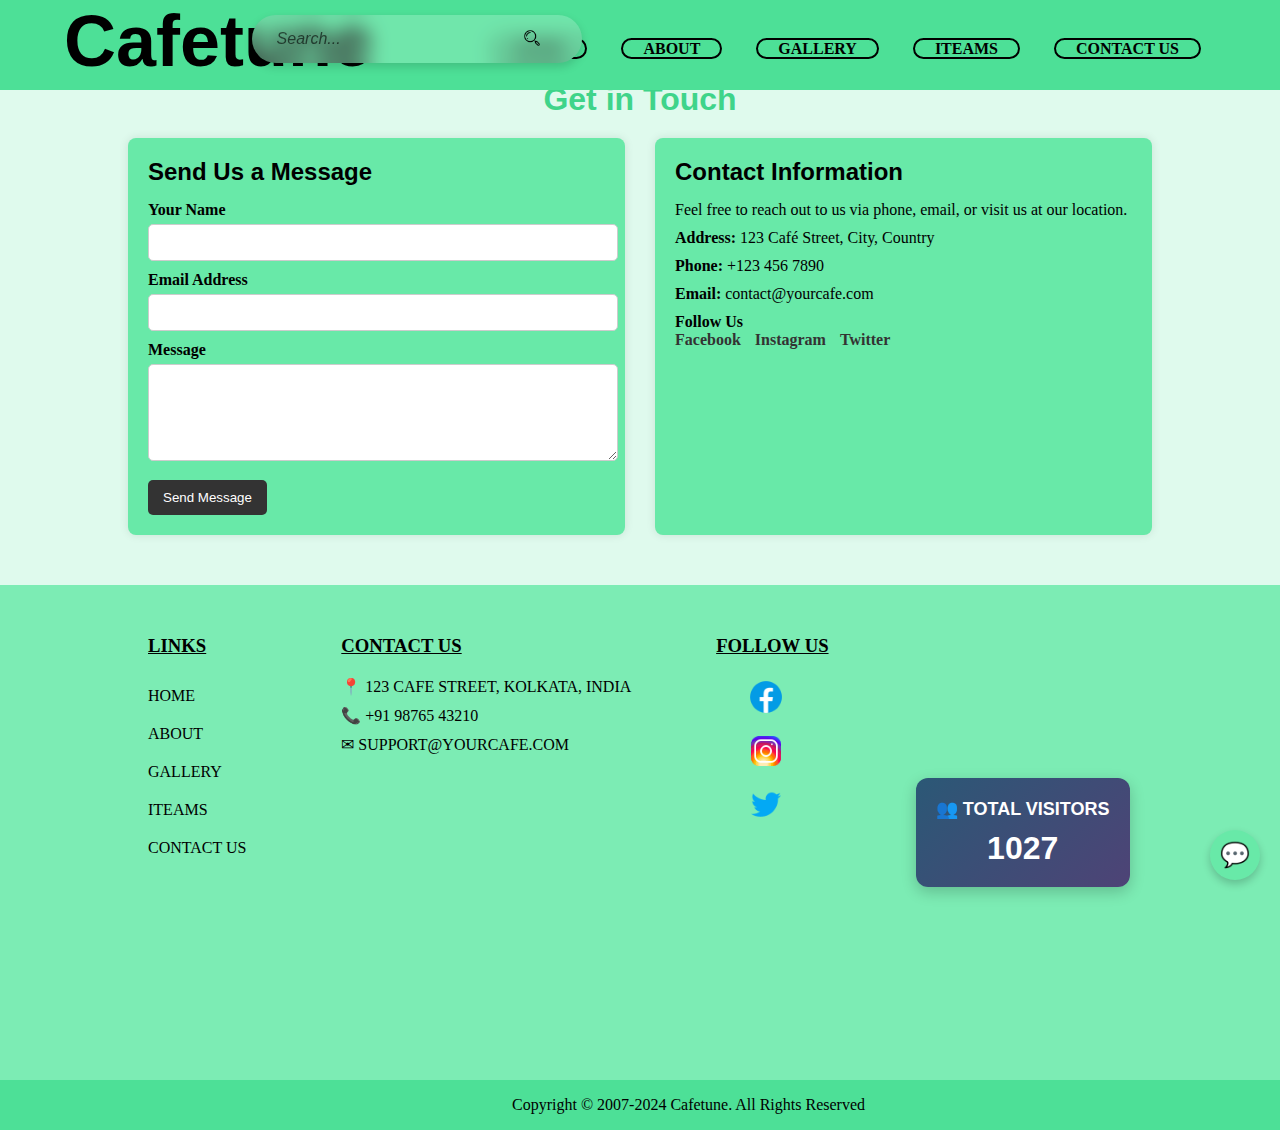
<file: contact.html>
<!DOCTYPE html>
<html lang="en">
<head>
    <meta charset="UTF-8">
    <meta name="viewport" content="width=device-width, initial-scale=1.0">
    <link rel="stylesheet" href="./style3.css">
    <title>Contact Us</title>
</head>
<body>
    <div id="nav">
        <div class="navrap">
            <div class="logo">
                <h1>Cafetune</h1>
            </div>
            <form class="search-bar">
                <input type="text" placeholder="Search..." name="search">
                <button type="submit"><img src="searchicon.png" alt="Search"></button>
            </form>

            <div class="menu">
                <ul>
                    <li><a href="index.html" target="_blank">home</a></li>
                    <li><a href="index.html#abou" target="_blank">about</a></li>
                    <li><a href="gallery.html" target="_blank">gallery</a></li>
                    <li><a href="iteam.html" target="_blank">iteams</a></li>
                    <li><a href="contact.html">contact us</a></li>
                </ul>
            </div>
        </div>
    </div>
    <!DOCTYPE html>
    <section id="contact" class="contact-section">
        <div class="container">
            <h2>Get in Touch</h2>
            <div class="contact-grid">
                <!-- Contact Form -->
                <div class="contact-form">
                    <h3>Send Us a Message</h3>
                    <form action="#" method="POST">
                        <label class="lab" for="name">Your Name</label>
                        <input type="text" id="name" name="name" required>

                        <label class="lab" for="email">Email Address</label>
                        <input type="email" id="email" name="email" required>

                        <label class="lab" for="message">Message</label>
                        <textarea id="message" name="message" rows="5" required></textarea>

                        <button type="submit">Send Message</button>
                    </form>
                </div>
                <!-- Contact Info -->
                <div class="contact-info">
                    <h3>Contact Information</h3>
                    <p>Feel free to reach out to us via phone, email, or visit us at our location.</p>
                    <p><strong>Address:</strong> 123 Café Street, City, Country</p>
                    <p><strong>Phone:</strong> +123 456 7890</p>
                    <p><strong>Email:</strong> contact@yourcafe.com</p>
                    <h4>Follow Us</h4>
                    <div class="social-links">
                        <a href="#">Facebook</a>
                        <a href="#">Instagram</a>
                        <a href="#">Twitter</a>
                    </div>
                </div>
            </div>
        </div>
    </section>

     <!--Chat Bot-->
     <div class="chat-icon" onclick="toggleChat()">💬</div>
     <div class="chat-container" id="chatContainer">
         <div class="chat-header">Cafe Chatbot</div>
         <div class="chat-box" id="chatBox">
             <p><b>Bot:</b> Hello! How can I assist you today?</p>
             <div class="chat-options">
                 <button onclick="handleOption('menu')">View Menu</button>
                 <button onclick="handleOption('hours')">Opening Hours</button>
                 <button onclick="handleOption('location')">Location</button>
                 <button onclick="handleOption('contact')">Contact Info</button>
             </div>
         </div>
     </div>
     <!--Chat bot script-->
     <script>
         function toggleChat() {
             let chatContainer = document.getElementById("chatContainer");
             chatContainer.style.display = (chatContainer.style.display === "flex") ? "none" : "flex";
         }
 
         function handleOption(option) {
             let chatBox = document.getElementById("chatBox");
             let response = getBotResponse(option);
             chatBox.innerHTML += `<p><b>You:</b> ${option}</p>`;
             setTimeout(() => {
                 chatBox.innerHTML += `<p><b>Bot:</b> ${response}</p>`;
                 chatBox.scrollTop = chatBox.scrollHeight;
             }, 500);
         }
 
         function getBotResponse(option) {
             if (option === 'menu') return "Our menu includes Coffee, Tea, and Snacks!";
             if (option === 'hours') return "We are open from 8 AM to 10 PM.";
             if (option === 'location') return "We are located at XYZ Street, Kolkata.";
             if (option === 'contact') return "You can call us at +91 9876543210.";
             return "Sorry, I didn't understand that.";
         }
     </script>

    <!--Footer Section-->
    <div class="foot">
        <div class="footrap">

            <div class="fbox">
                <h3>Links</h3>
                <ul class="flink">
                    <li><a href="index.html" target="_blank">home</a></li>
                    <li><a href="index.html#abou" target="_blank">about</a></li>
                    <li><a href="gallery.html">gallery</a></li>
                    <li><a href="iteam.html" target="_blank">iteams</a></li>
                    <li><a href="contact.html">contact us</a></li>
                </ul>
            </div>
            <div class="fbox">
                <div class="cnt">
                    <h3>Contact Us</h3>
                    <p>📍 123 Cafe Street, Kolkata, India</p>
                    <p>📞 +91 98765 43210</p>
                    <p>✉ support@yourcafe.com</p>
                </div>
            </div>
            <div class="fbox">
                <h3>Follow Us</h3>
                <div class="social-icons">
                    <ul>
                        <li><a href="#"><img src="facebook.png" alt="Facebook"></a></li>
                        <li><a href="#"><img src="instagram.png" alt="Instagram"></a></li>
                        <li><a href="#"><img src="twitter.png" alt="Twitter"></a></li>
                    </ul>
                </div>
            </div>
            <div class="visitor-box">
                <h3>👥 Total Visitors</h3>
                <p id="visitor-count">0</p>
            </div>
        </div>
        <div class="right">
            <div class="riterap"> Copyright © 2007-2024 Cafetune. All Rights Reserved </div>
        </div>
    </div>
    <!-- Footer end-->
    <!--visitor script-->
    <script>
        function animateVisitorCount(start, end, duration) {
            let current = start;
            let increment = (end - start) / (duration / 50);
            let visitorElement = document.getElementById("visitor-count");

            let timer = setInterval(() => {
                current += increment;
                visitorElement.textContent = Math.floor(current);
                if (current >= end) {
                    visitorElement.textContent = end;
                    clearInterval(timer);
                }
            }, 50);
        }

        // Simulated visitor count (Random between 500 to 5000)
        let randomVisitors = Math.floor(Math.random() * 5000) + 500;
        animateVisitorCount(0, randomVisitors, 2000); // Animate count in 2 seconds
    </script>
    <!--visitor script end-->

    <script>
        function toggleChat() {
            let chatContainer = document.getElementById("chatContainer");
            chatContainer.style.display = (chatContainer.style.display === "flex") ? "none" : "flex";
        }

        function handleOption(option) {
            let chatBox = document.getElementById("chatBox");
            let response = getBotResponse(option);
            chatBox.innerHTML += `<p><b>You:</b> ${option}</p>`;
            setTimeout(() => {
                chatBox.innerHTML += `<p><b>Bot:</b> ${response}</p>`;
                chatBox.scrollTop = chatBox.scrollHeight;
            }, 500);
        }

        function getBotResponse(option) {
            if (option === 'menu') return "Our menu includes Coffee, Tea, and Snacks!";
            if (option === 'hours') return "We are open from 8 AM to 10 PM.";
            if (option === 'location') return "We are located at XYZ Street, Kolkata.";
            if (option === 'contact') return "You can call us at +91 9876543210.";
            return "Sorry, I didn't understand that.";
        }
    </script>
</body>

</html>
</file>
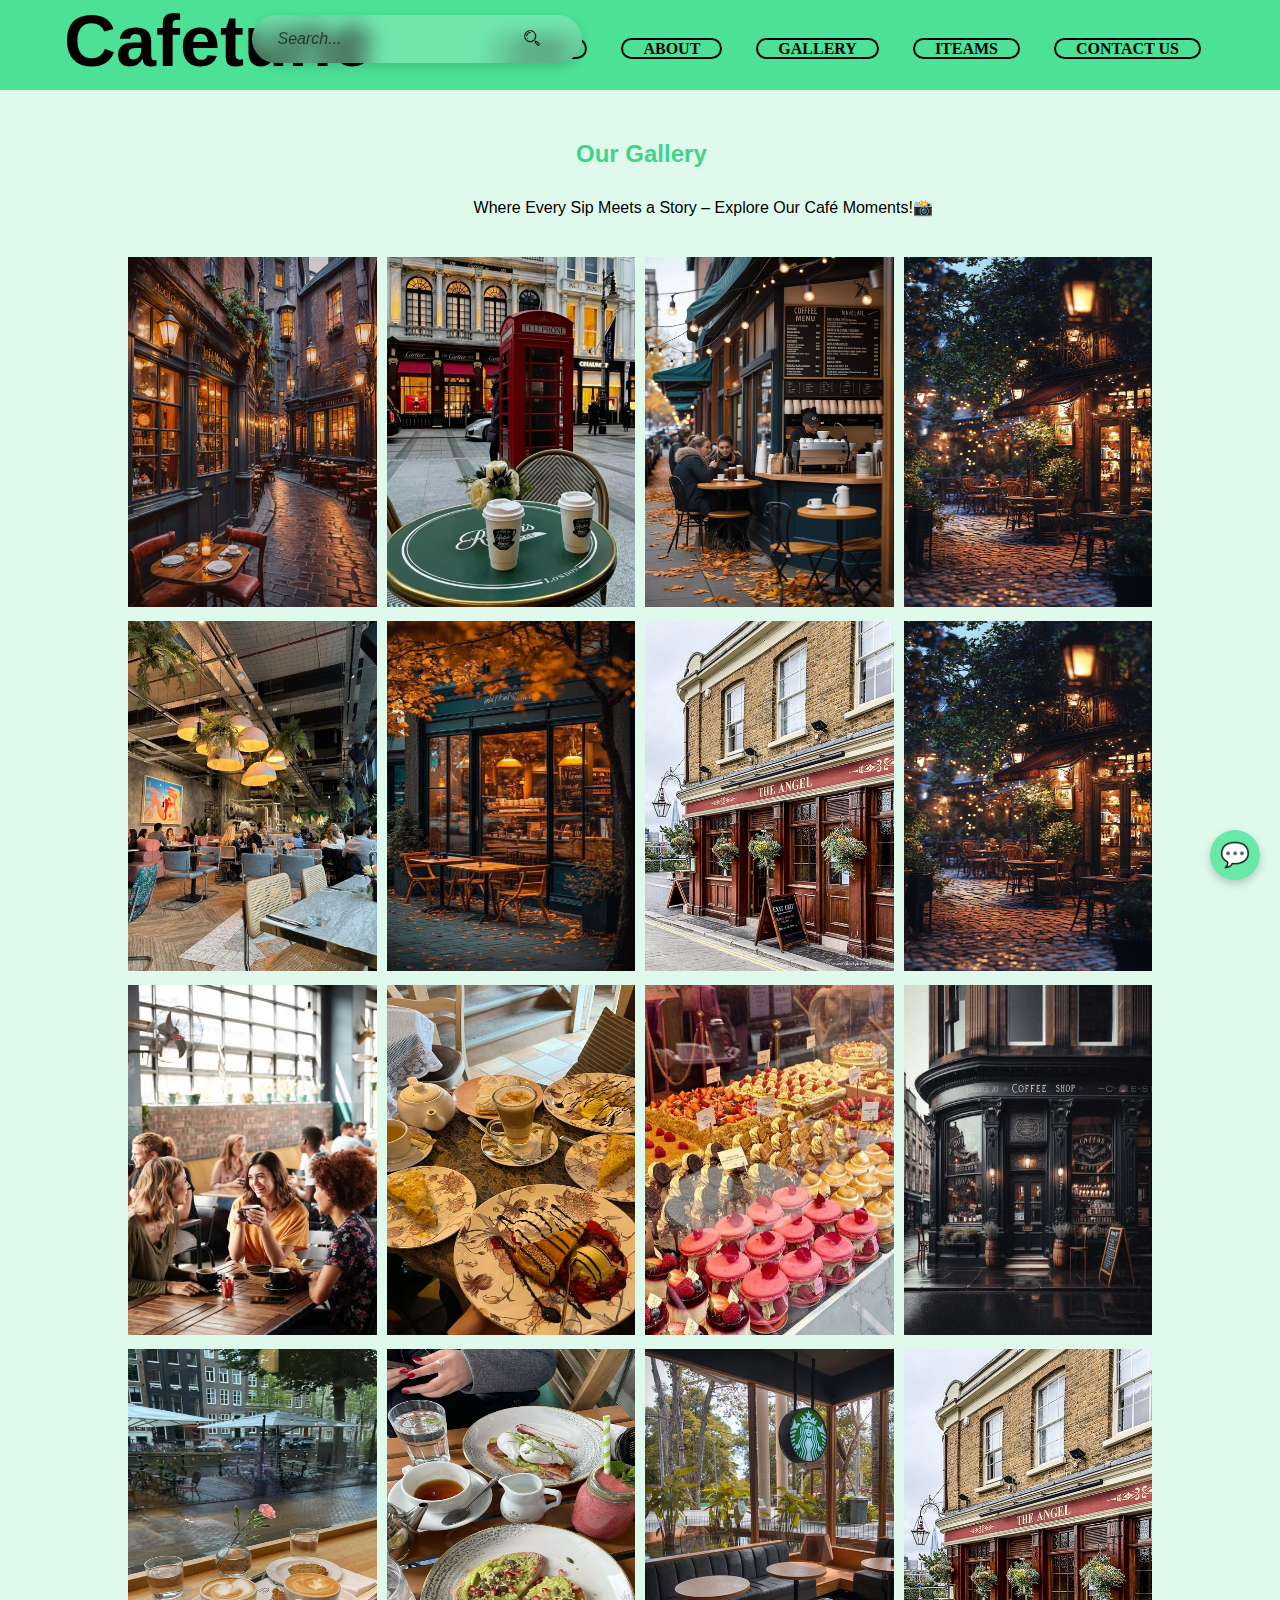
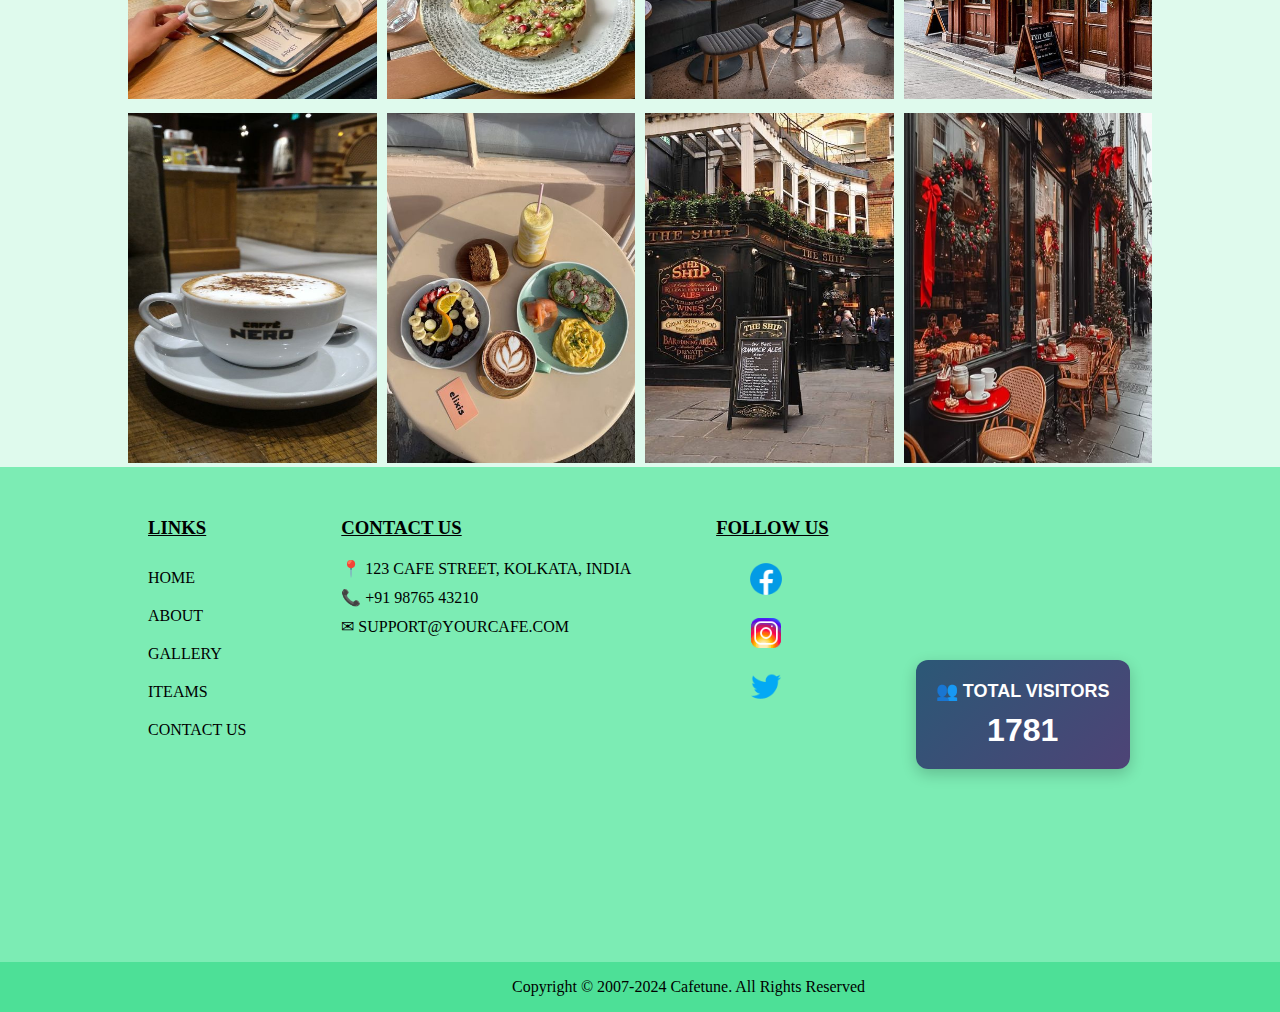
<file: gallery.html>
<!DOCTYPE html>
<html lang="en">

<head>
    <meta charset="UTF-8">
    <meta name="viewport" content="width=device-width, initial-scale=1.0">
    <link rel="stylesheet" href="./style-g.css">
    <title>Gallery</title>
</head>

<body class="bod">
    <div id="nav">
        <div class="navrap">
            <div class="logo">
                <h1>Cafetune</h1>
            </div>
            <form class="search-bar">
                <input type="text" placeholder="Search..." name="search">
                <button type="submit"><img src="searchicon.png" alt="Search"></button>
            </form>

            <div class="menu">
                <ul>
                    <li><a href="index.html" target="_blank">home</a></li>
                    <li><a href="index.html#abou" target="_blank">about</a></li>
                    <li><a href="gallery.html">gallery</a></li>
                    <li><a href="iteam.html" target="_blank">iteams</a></li>
                    <li><a href="contact.html" target="_blank">contact us</a></li>
                </ul>
            </div>
        </div>
    </div>

    <div class="container">
        <h2 class="imhd">Our Gallery</h2>
        <div class="g-hd">Where Every Sip Meets a Story – Explore Our Café Moments!📸</div>
        <div class="imgcontainer">
            <div class="emj">
                <img src="pic1.jpg" alt="image">
            </div>
            <div class="emj">
                <img src="pic2.jpg" alt="image">
            </div>
            <div class="emj">
                <img src="pic4.jpg" alt="image">
            </div>
            <div class="emj">
                <img src="pic8.jpg" alt="image">
            </div>
            <div class="emj">
                <img src="pic3.jpg" alt="image">
            </div>
            <div class="emj">
                <img src="pic5.jpg" alt="image">
            </div>
            <div class="emj">
                <img src="pic16.jpg" alt="image">
            </div>
            <div class="emj">
                <img src="pic8.jpg" alt="image">
            </div>
            <div class="emj">
                <img src="pic9.jpg" alt="image">
            </div>
            <div class="emj">
                <img src="pic10.jpg" alt="image">
            </div>
            <div class="emj">
                <img src="pic11.jpg" alt="image">
            </div>
            <div class="emj">
                <img src="pic12.jpg" alt="image">
            </div>
            <div class="emj">
                <img src="pic13.jpg" alt="image">
            </div>
            <div class="emj">
                <img src="pic14.jpg" alt="image">
            </div>
            <div class="emj">
                <img src="pic15.jpg" alt="image">
            </div>
            <div class="emj">
                <img src="pic16.jpg" alt="image">
            </div>
            <div class="emj">
                <img src="pic17.jpg" alt="image">
            </div>
            <div class="emj">
                <img src="pic18.jpg" alt="image">
            </div>
            <div class="emj">
                <img src="pic19.jpg" alt="image">
            </div>
            <div class="emj">
                <img src="pic20.jpg" alt="image">
            </div>

        </div>
   </div>
  
    <!--Chat Bot-->
    <div class="chat-icon" onclick="toggleChat()">💬</div>
    <div class="chat-container" id="chatContainer">
        <div class="chat-header">Cafe Chatbot</div>
        <div class="chat-box" id="chatBox">
            <p><b>Bot:</b> Hello! How can I assist you today?</p>
            <div class="chat-options">
                <button onclick="handleOption('menu')">View Menu</button>
                <button onclick="handleOption('hours')">Opening Hours</button>
                <button onclick="handleOption('location')">Location</button>
                <button onclick="handleOption('contact')">Contact Info</button>
            </div>
        </div>
    </div>
    <!--Chat bot script-->
    <script>
        function toggleChat() {
            let chatContainer = document.getElementById("chatContainer");
            chatContainer.style.display = (chatContainer.style.display === "flex") ? "none" : "flex";
        }

        function handleOption(option) {
            let chatBox = document.getElementById("chatBox");
            let response = getBotResponse(option);
            chatBox.innerHTML += `<p><b>You:</b> ${option}</p>`;
            setTimeout(() => {
                chatBox.innerHTML += `<p><b>Bot:</b> ${response}</p>`;
                chatBox.scrollTop = chatBox.scrollHeight;
            }, 500);
        }

        function getBotResponse(option) {
            if (option === 'menu') return "Our menu includes Coffee, Tea, and Snacks!";
            if (option === 'hours') return "We are open from 8 AM to 10 PM.";
            if (option === 'location') return "We are located at XYZ Street, Kolkata.";
            if (option === 'contact') return "You can call us at +91 9876543210.";
            return "Sorry, I didn't understand that.";
        }
    </script>


   <!--Footer Section-->
   <div class="foot">
    <div class="footrap">

        <div class="fbox">
            <h3>Links</h3>
            <ul class="flink">
                <li><a href="index.html" target="_blank">home</a></li>
                <li><a href="#abou" target="_blank">about</a></li>
                <li><a href="gallery.html">gallery</a></li>
                <li><a href="iteam.html" target="_blank">iteams</a></li>
                <li><a href="contact.html" target="_blank">contact us</a></li>
            </ul>
        </div>
        <div class="fbox">
            <div class="cnt">
                <h3>Contact Us</h3>
                <p>📍 123 Cafe Street, Kolkata, India</p>
                <p>📞 +91 98765 43210</p>
                <p>✉ support@yourcafe.com</p>
            </div>
        </div>
        <div class="fbox">
            <h3>Follow Us</h3>
            <div class="social-icons">
                <ul>
                    <li><a href="#"><img src="facebook.png" alt="Facebook"></a></li>
                    <li><a href="#"><img src="instagram.png" alt="Instagram"></a></li>
                    <li><a href="#"><img src="twitter.png" alt="Twitter"></a></li>
                </ul>
            </div>
        </div>
        <div class="visitor-box">
            <h3>👥 Total Visitors</h3>
            <p id="visitor-count">0</p>
        </div>
    </div>
    <div class="right">
        <div class="riterap"> Copyright © 2007-2024 Cafetune. All Rights Reserved </div>
    </div>
</div>
<!-- Footer end-->
 <!--visitor script-->
 <script>
    function animateVisitorCount(start, end, duration) {
        let current = start;
        let increment = (end - start) / (duration / 50);
        let visitorElement = document.getElementById("visitor-count");

        let timer = setInterval(() => {
            current += increment;
            visitorElement.textContent = Math.floor(current);
            if (current >= end) {
                visitorElement.textContent = end;
                clearInterval(timer);
            }
        }, 50);
    }

    // Simulated visitor count (Random between 500 to 5000)
    let randomVisitors = Math.floor(Math.random() * 5000) + 500;
    animateVisitorCount(0, randomVisitors, 2000); // Animate count in 2 seconds
</script>
<!--visitor script end-->

<script>
    function toggleChat() {
        let chatContainer = document.getElementById("chatContainer");
        chatContainer.style.display = (chatContainer.style.display === "flex") ? "none" : "flex";
    }

    function handleOption(option) {
        let chatBox = document.getElementById("chatBox");
        let response = getBotResponse(option);
        chatBox.innerHTML += `<p><b>You:</b> ${option}</p>`;
        setTimeout(() => {
            chatBox.innerHTML += `<p><b>Bot:</b> ${response}</p>`;
            chatBox.scrollTop = chatBox.scrollHeight;
        }, 500);
    }

    function getBotResponse(option) {
        if (option === 'menu') return "Our menu includes Coffee, Tea, and Snacks!";
        if (option === 'hours') return "We are open from 8 AM to 10 PM.";
        if (option === 'location') return "We are located at XYZ Street, Kolkata.";
        if (option === 'contact') return "You can call us at +91 9876543210.";
        return "Sorry, I didn't understand that.";
    }
</script>
</body>

</html>
</file>
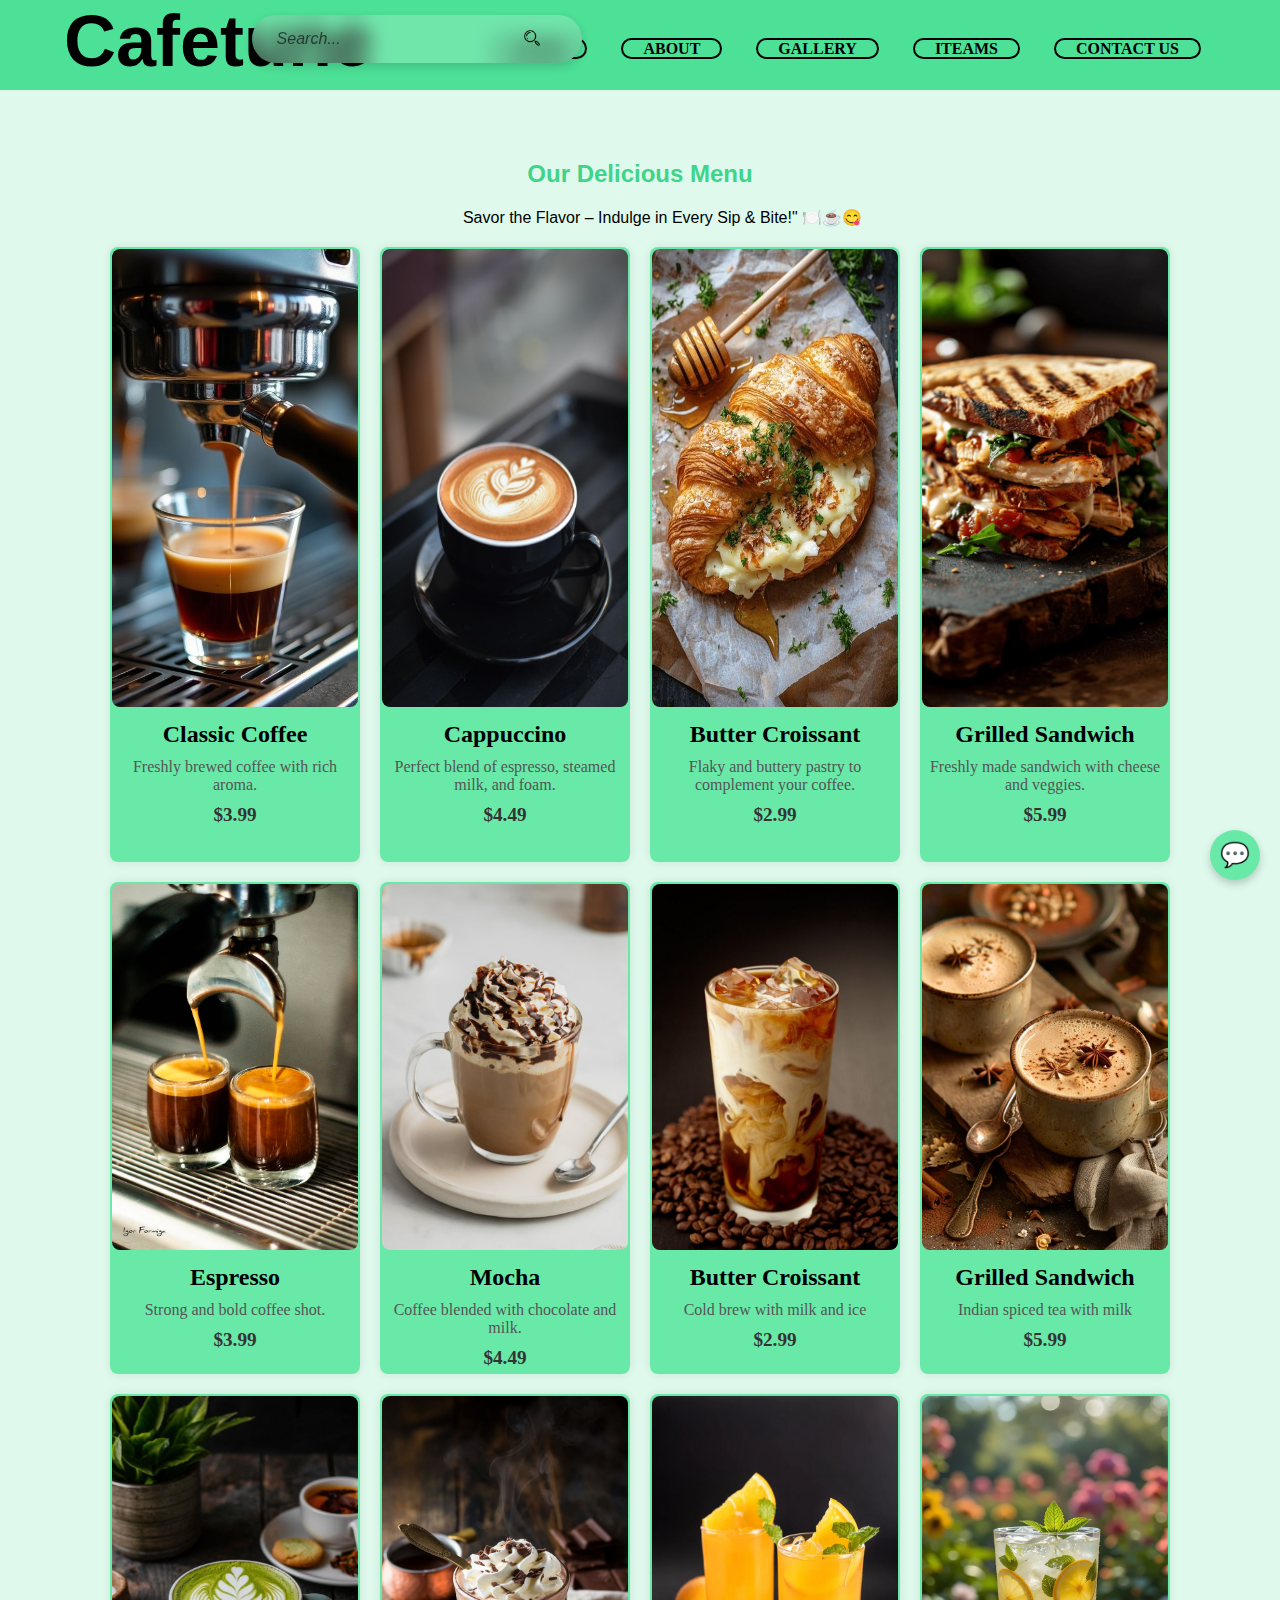
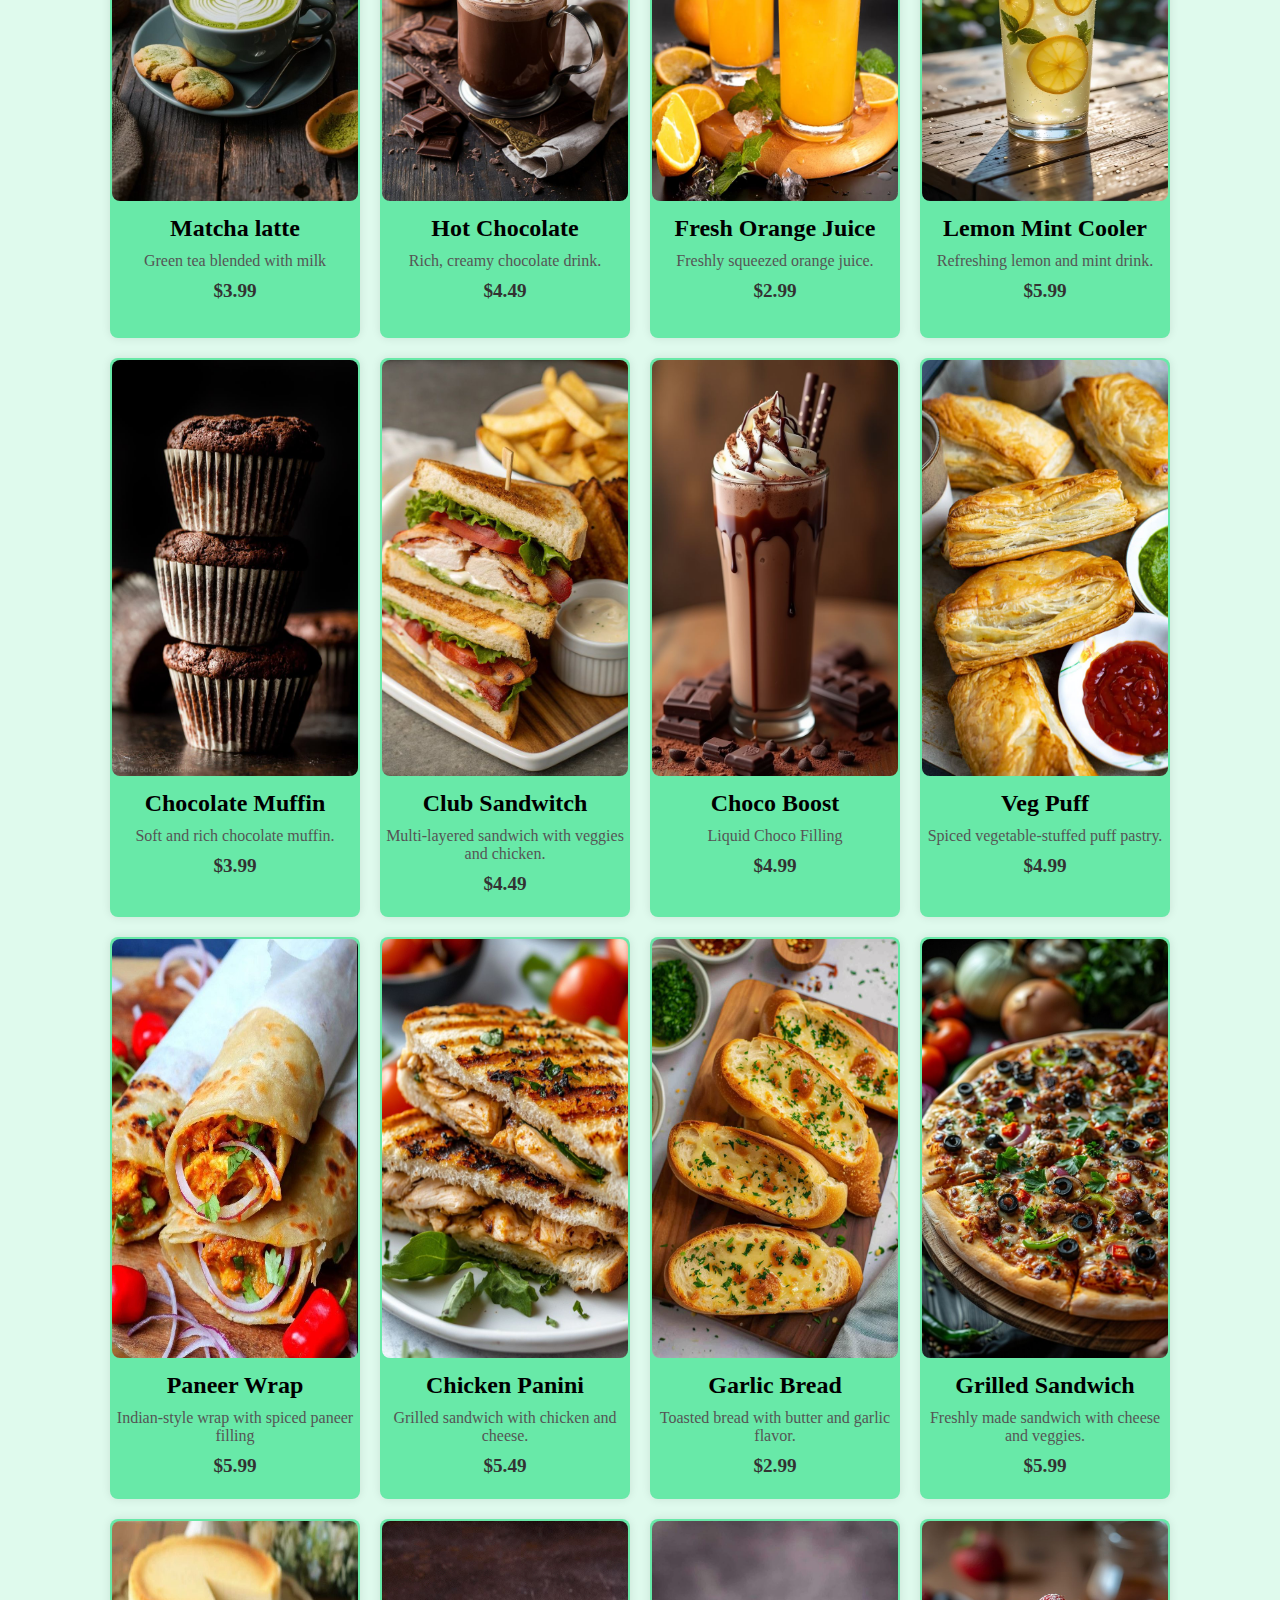
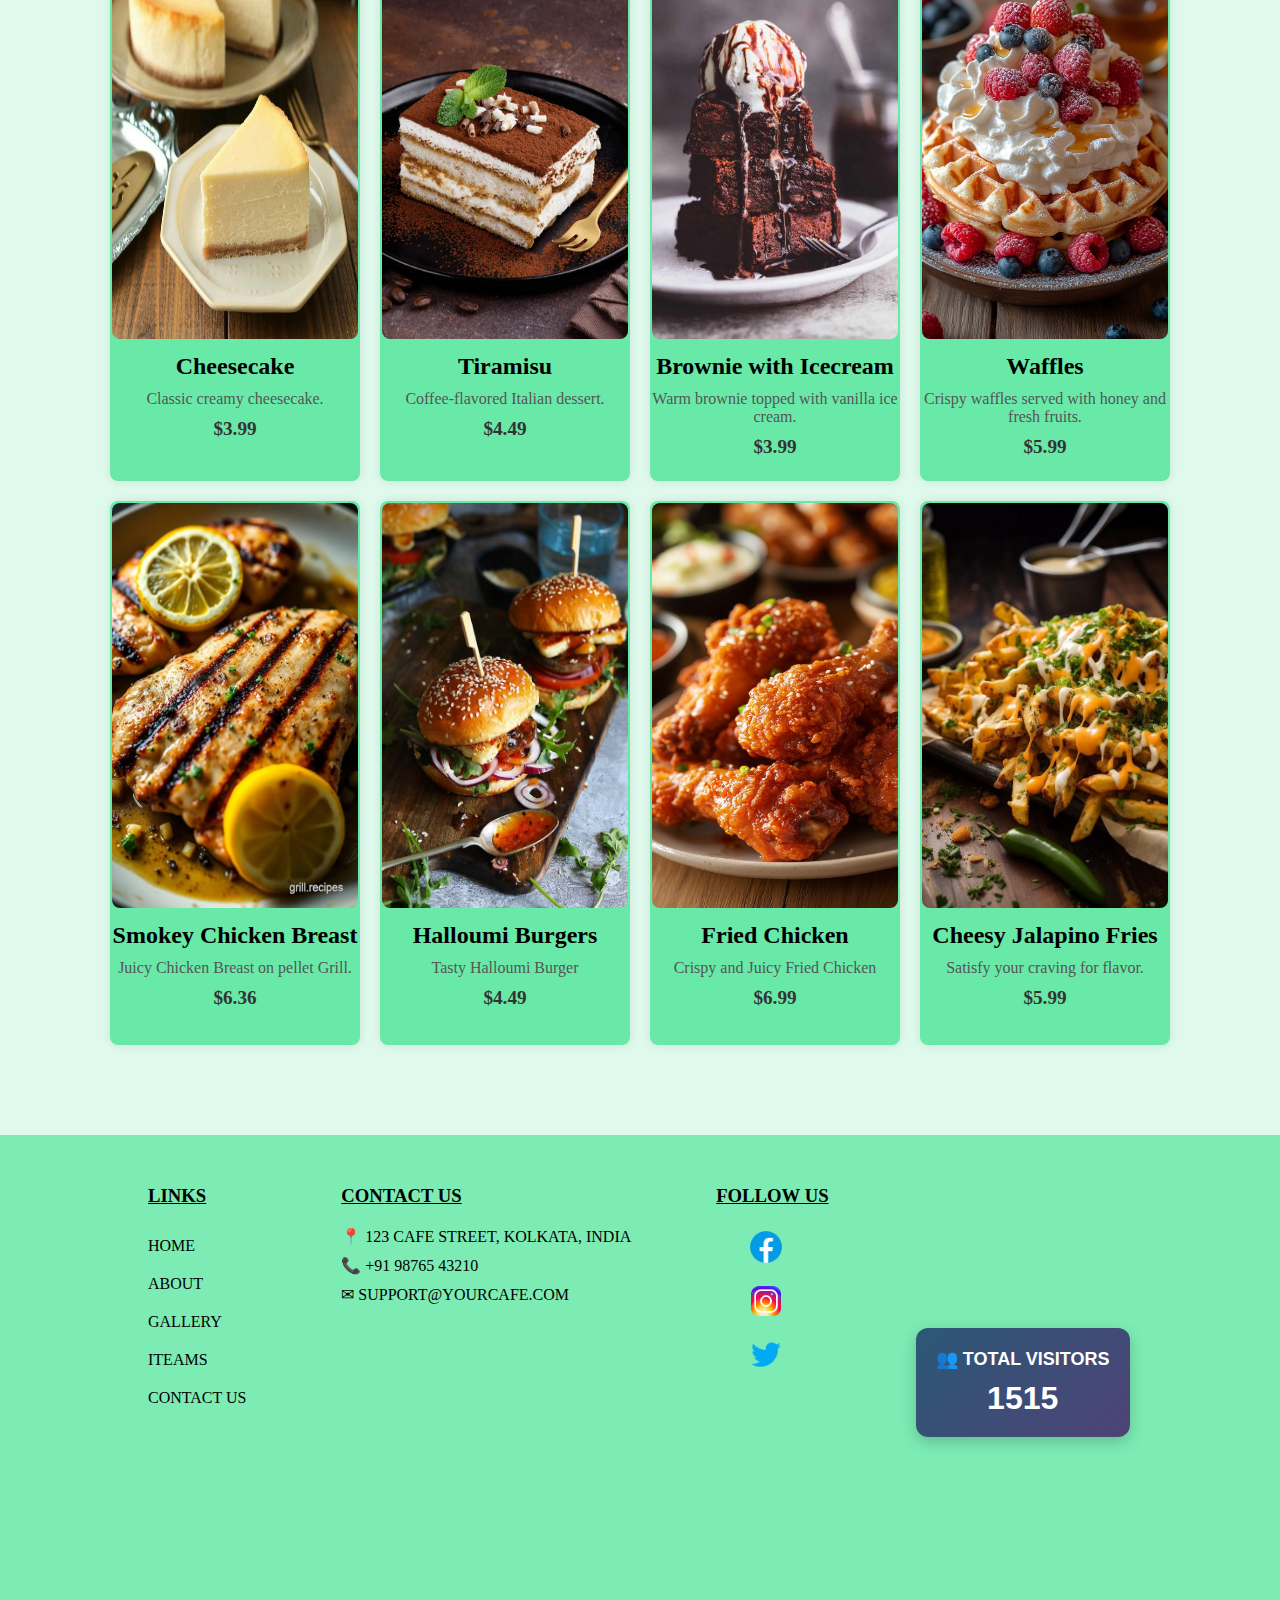
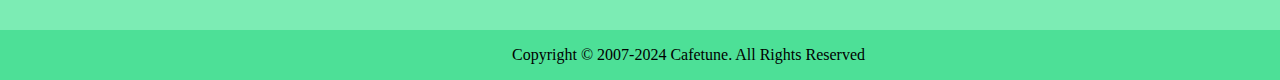
<file: iteam.html>
<!DOCTYPE html>
<html lang="en">
<head>
    <meta charset="UTF-8">
    <meta name="viewport" content="width=device-width, initial-scale=1.0">
    <link rel="stylesheet" href="./iteam.css">
    <title>Our Menu</title>
   
</head>
<body>
    <div id="nav">
        <div class="navrap">
            <div class="logo">
                <h1>Cafetune</h1>
            </div>
            <form class="search-bar">
                <input type="text" placeholder="Search..." name="search">
                <button type="submit"><img src="searchicon.png" alt="Search"></button>
            </form>

            <div class="menu">
                <ul>
                    <li><a href="index.html"target="_blank">home</a></li>
                    <li><a href="#abou">about</a></li>
                    <li><a href="gallery.html"target="_blank">gallery</a></li>
                    <li><a href="iteam.html">iteams</a></li>
                    <li><a href="contact.html"target="_blank">contact us</a></li>
                </ul>
            </div>
        </div>
    </div>




    <section id="menu" class="menu-section">
        <div class="container">
            <h2>Our Delicious Menu</h2>
            <div class="tag">Savor the Flavor – Indulge in Every Sip & Bite!" 🍽️☕😋</div>
            <div class="menu-grid">
                <div class="menu-item">
                    <img src="p5.jpg" alt="Coffee">
                    <h3>Classic Coffee</h3>
                    <p>Freshly brewed coffee with rich aroma.</p>
                    <span>$3.99</span>
                </div>
                <div class="menu-item">
                    <img src="p1.jpg" alt="Cappuccino">
                    <h3>Cappuccino</h3>
                    <p>Perfect blend of espresso, steamed milk, and foam.</p>
                    <span>$4.49</span>
                </div>
                <div class="menu-item">
                    <img src="p3.jpg" alt="Croissant">
                    <h3>Butter Croissant</h3>
                    <p>Flaky and buttery pastry to complement your coffee.</p>
                    <span>$2.99</span>
                </div>
                <div class="menu-item">
                    <img src="p4.jpg" alt="Sandwich">
                    <h3>Grilled Sandwich</h3>
                    <p>Freshly made sandwich with cheese and veggies.</p>
                    <span>$5.99</span>
                </div>
                <div class="menu-item">
                    <img src="p6.jpg" alt="Coffee">
                    <h3>Espresso</h3>
                    <p>Strong and bold coffee shot.</p>
                    <span>$3.99</span>
                </div>
                <div class="menu-item">
                    <img src="p7.jpg" alt="Cappuccino">
                    <h3>Mocha</h3>
                    <p>Coffee blended with chocolate and milk.</p>
                    <span>$4.49</span>
                </div>
                <div class="menu-item">
                    <img src="p8.jpg" alt="Croissant">
                    <h3>Butter Croissant</h3>
                    <p>Cold brew with milk and ice</p>
                    <span>$2.99</span>
                </div>
                <div class="menu-item">
                    <img src="p9.jpg" alt="Sandwich">
                    <h3>Grilled Sandwich</h3>
                    <p>Indian spiced tea with milk</p>
                    <span>$5.99</span>
                </div>
                <div class="menu-item">
                    <img src="p10.jpg" alt="Coffee">
                    <h3>Matcha latte</h3>
                    <p>Green tea blended with milk</p>
                    <span>$3.99</span>
                </div>
                <div class="menu-item">
                    <img src="p11.jpg" alt="Cappuccino">
                    <h3>Hot Chocolate</h3>
                    <p>Rich, creamy chocolate drink.</p>
                    <span>$4.49</span>
                </div>
                <div class="menu-item">
                    <img src="p12.jpg" alt="Croissant">
                    <h3>Fresh Orange Juice</h3>
                    <p>Freshly squeezed orange juice.</p>
                    <span>$2.99</span>
                </div>
                <div class="menu-item">
                    <img src="p13.jpg" alt="Sandwich">
                    <h3>Lemon Mint Cooler</h3>
                    <p>Refreshing lemon and mint drink.</p>
                    <span>$5.99</span>
                </div>
                <div class="menu-item">
                    <img src="p14.jpg" alt="Coffee">
                    <h3>Chocolate Muffin</h3>
                    <p>Soft and rich chocolate muffin.</p>
                    <span>$3.99</span>
                </div>
                <div class="menu-item">
                    <img src="p15.jpg" alt="Cappuccino">
                    <h3>Club Sandwitch</h3>
                    <p>Multi-layered sandwich with veggies and chicken.</p>
                    <span>$4.49</span>
                </div>
                <div class="menu-item">
                    <img src="p17.jpg" alt="Croissant">
                    <h3>Choco Boost</h3>
                    <p>Liquid Choco Filling</p>
                    <span>$4.99</span>
                </div>
                <div class="menu-item">
                    <img src="p16.jpg" alt="Sandwich">
                    <h3>Veg Puff</h3>
                    <p>Spiced vegetable-stuffed puff pastry.</p>
                    <span>$4.99</span>
                </div>
                <div class="menu-item">
                    <img src="p18.jpg" alt="Coffee">
                    <h3>Paneer Wrap</h3>
                    <p>Indian-style wrap with spiced paneer filling</p>
                    <span>$5.99</span>
                </div>
                <div class="menu-item">
                    <img src="p19.jpg" alt="Cappuccino">
                    <h3>Chicken Panini</h3>
                    <p>Grilled sandwich with chicken and cheese.</p>
                    <span>$5.49</span>
                </div>
                <div class="menu-item">
                    <img src="p20.jpg" alt="Croissant">
                    <h3>Garlic Bread</h3>
                    <p>Toasted bread with butter and garlic flavor.</p>
                    <span>$2.99</span>
                </div>
                <div class="menu-item">
                    <img src="p21.jpg" alt="Sandwich">
                    <h3>Grilled Sandwich</h3>
                    <p>Freshly made sandwich with cheese and veggies.</p>
                    <span>$5.99</span>
                </div>
                <div class="menu-item">
                    <img src="p22.jpg" alt="Coffee">
                    <h3>Cheesecake</h3>
                    <p>Classic creamy cheesecake.</p>
                    <span>$3.99</span>
                </div>
                <div class="menu-item">
                    <img src="p23.jpg" alt="Cappuccino">
                    <h3>Tiramisu</h3>
                    <p>Coffee-flavored Italian dessert.</p>
                    <span>$4.49</span>
                </div>
                <div class="menu-item">
                    <img src="p24.jpg" alt="Croissant">
                    <h3>Brownie with Icecream</h3>
                    <p>Warm brownie topped with vanilla ice cream.</p>
                    <span>$3.99</span>
                </div>
                <div class="menu-item">
                    <img src="p25.jpg" alt="Sandwich">
                    <h3>Waffles</h3>
                    <p>Crispy waffles served with honey and fresh fruits.</p>
                    <span>$5.99</span>
                </div>
                <div class="menu-item">
                    <img src="p26.jpg" alt="Coffee">
                    <h3>Smokey Chicken Breast</h3>
                    <p>Juicy Chicken Breast on pellet Grill.</p>
                    <span>$6.36</span>
                </div>
                <div class="menu-item">
                    <img src="p27.jpg" alt="Cappuccino">
                    <h3>Halloumi Burgers</h3>
                    <p>Tasty Halloumi Burger</p>
                    <span>$4.49</span>
                </div>
                <div class="menu-item">
                    <img src="p28.jpg" alt="Croissant">
                    <h3>Fried Chicken</h3>
                    <p>Crispy and Juicy Fried Chicken</p>
                    <span>$6.99</span>
                </div>
                <div class="menu-item">
                    <img src="p29.jpg" alt="Sandwich">
                    <h3>Cheesy Jalapino Fries</h3>
                    <p>Satisfy your craving for flavor.</p>
                    <span>$5.99</span>
                </div>
            </div>
        </div>
    </section>

    <!--Chat Bot-->
    <div class="chat-icon" onclick="toggleChat()">💬</div>
    <div class="chat-container" id="chatContainer">
        <div class="chat-header">Cafe Chatbot</div>
        <div class="chat-box" id="chatBox">
            <p><b>Bot:</b> Hello! How can I assist you today?</p>
            <div class="chat-options">
                <button onclick="handleOption('menu')">View Menu</button>
                <button onclick="handleOption('hours')">Opening Hours</button>
                <button onclick="handleOption('location')">Location</button>
                <button onclick="handleOption('contact')">Contact Info</button>
            </div>
        </div>
    </div>
    <!--Chat bot script-->
    <script>
        function toggleChat() {
            let chatContainer = document.getElementById("chatContainer");
            chatContainer.style.display = (chatContainer.style.display === "flex") ? "none" : "flex";
        }

        function handleOption(option) {
            let chatBox = document.getElementById("chatBox");
            let response = getBotResponse(option);
            chatBox.innerHTML += `<p><b>You:</b> ${option}</p>`;
            setTimeout(() => {
                chatBox.innerHTML += `<p><b>Bot:</b> ${response}</p>`;
                chatBox.scrollTop = chatBox.scrollHeight;
            }, 500);
        }

        function getBotResponse(option) {
            if (option === 'menu') return "Our menu includes Coffee, Tea, and Snacks!";
            if (option === 'hours') return "We are open from 8 AM to 10 PM.";
            if (option === 'location') return "We are located at XYZ Street, Kolkata.";
            if (option === 'contact') return "You can call us at +91 9876543210.";
            return "Sorry, I didn't understand that.";
        }
    </script>


    <!--footer-->
 <!--Footer Section-->
 <div class="foot">
    <div class="footrap">

        <div class="fbox">
            <h3>Links</h3>
            <ul class="flink">
                <li><a href="index.html">home</a></li>
                <li><a href="#abou">about</a></li>
                <li><a href="gallery.html">gallery</a></li>
                <li><a href="iteam.html">iteams</a></li>
                <li><a href="contact.html">contact us</a></li>
            </ul>
        </div>
        <div class="fbox">
            <div class="cnt">
                <h3>Contact Us</h3>
                <p>📍 123 Cafe Street, Kolkata, India</p>
                <p>📞 +91 98765 43210</p>
                <p>✉ support@yourcafe.com</p>
            </div>
        </div>
        <div class="fbox">
            <h3>Follow Us</h3>
            <div class="social-icons">
                <ul>
                    <li><a href="#"><img src="facebook.png" alt="Facebook"></a></li>
                    <li><a href="#"><img src="instagram.png" alt="Instagram"></a></li>
                    <li><a href="#"><img src="twitter.png" alt="Twitter"></a></li>
                </ul>
            </div>
        </div>
        <div class="visitor-box">
            <h3>👥 Total Visitors</h3>
            <p id="visitor-count">0</p>
        </div>
    </div>
    <div class="right">
        <div class="riterap"> Copyright © 2007-2024 Cafetune. All Rights Reserved </div>
    </div>
</div>
<!-- Footer end-->
<!--visitor script-->
<script>
    function animateVisitorCount(start, end, duration) {
        let current = start;
        let increment = (end - start) / (duration / 50);
        let visitorElement = document.getElementById("visitor-count");

        let timer = setInterval(() => {
            current += increment;
            visitorElement.textContent = Math.floor(current);
            if (current >= end) {
                visitorElement.textContent = end;
                clearInterval(timer);
            }
        }, 50);
    }

    // Simulated visitor count (Random between 500 to 5000)
    let randomVisitors = Math.floor(Math.random() * 5000) + 500;
    animateVisitorCount(0, randomVisitors, 2000); // Animate count in 2 seconds
</script>
<!--visitor script end-->

</body>
</html>
</file>
<file: style3.css>
*{
    padding: 0px;
    margin: 0px;
    box-sizing: 0px;
    scroll-behavior: smooth;
}
body{
    background-color: rgba(104, 233, 169, 0.212);
    
}
#nav{
    width: 100%;
    height: 10vh;
    background-color:rgb(77, 224, 151);
    position: fixed;
    z-index: 1000;
    
}
.navrap{
    width: 90%;
    margin: auto;
}
.navrap ul {
    float: right;
}
.navrap ul li {
    display: inline;
}
.navrap ul li a{
    text-decoration: none;
    text-transform: uppercase;
    color: black
}
.logo h1{
    font-family: 'Gill Sans', 'Gill Sans MT', Calibri, 'Trebuchet MS', sans-serif;
    font-size: 8vh;
}
.habout{
    font-family: 'Gill Sans', 'Gill Sans MT', Calibri, 'Trebuchet MS', sans-serif;
    color: rgb(63, 212, 138);
}
.logo{
    position: absolute;
}
.menu ul{
    margin-top: 40px;
    font-weight: bold;
}
/*search bar*/
.search-bar {
    display: flex;
    align-items: center;
    background: rgba(255, 255, 255, 0.2); /* Glass effect */
    backdrop-filter: blur(10px);
    border-radius: 30px;
    margin-right: 53%;
    padding: 5px 15px;
    box-shadow: 0 4px 10px rgba(0, 0, 0, 0.15);
    width: 300px;
    position: absolute;
    right: 20px;
    top: 15px;
    transition: 0.3s ease-in-out;
}

.search-bar:hover {
    background: rgba(255, 255, 255, 0.3);
}

.search-bar input {
    border: none;
    outline: none;
    padding: 10px;
    font-size: 16px;
    width: 230px;
    background: transparent;
    color: black;
}
.search-bar input::placeholder {
    color: rgba(0, 0, 0, 0.6);
    font-style: italic;
}

.search-bar button {
    background: none;
    border: none;
    cursor: pointer;
    padding: 5px;
    transition: transform 0.2s;
}

.search-bar button img {
    width: 20px; /* Adjust icon size */
    height: 20px;
    filter: brightness(0);
}

.search-bar button:hover {
    transform: scale(1.1);
}

/*search bar end*/

.menu ul li{
    padding-left: 20px;
    padding-right: 20px;
    border: solid 2px black;
    border-radius: 1rem;
    margin-right: 15px;
    margin-left: 15px;
    
}
.menu ul li a:hover{
    color:#FFFDD0;
}
.company{
    position: absolute;
    border: solid 3px rgb(63, 212, 138);
    color: rgb(63, 212, 138);
    font-size: 13vh;
    margin-left: 35%;
    margin-top: 20%;
}

/*contact form*/
/* General Styles */
.container {
    max-width: 1100px;
    margin: 0 auto;
    margin-top: 3%;
}

h2 {
    text-align: center;
    font-family: 'Gill Sans', 'Gill Sans MT', Calibri, 'Trebuchet MS', sans-serif;
    color: rgb(63, 212, 138);
    font-size: 2em;
    margin-bottom: 20px;
}

/* Contact Section */
.contact-section {
    width: 80%;
    margin: auto;
    background-color: transparent;
    padding: 50px 0;
}

.contact-grid {
    display: flex;
    flex-wrap: wrap;
    gap: 30px;
    justify-content: space-between;
}

.contact-form, .contact-info {
    flex: 1;
    background: rgb(104, 233, 168);
    padding: 20px;
    border-radius: 8px;
    box-shadow: 0px 0px 10px rgba(0, 0, 0, 0.1);
}

.contact-form h3, .contact-info h3 {
    font-family: 'Gill Sans', 'Gill Sans MT', Calibri, 'Trebuchet MS', sans-serif;
    font-size: 1.5em;
    margin-bottom: 15px;
}

/* Form Styles */
form label {
    display: block;
    font-weight: bold;
    margin-top: 10px;
}

.contact-form form input, form textarea {
    width: 98%;
    padding: 10px;
    margin-top: 5px;
    border: 1px solid #ccc;
    border-radius: 5px;
}

.contact-form button{
    margin-top: 15px;
    background-color: #333;
    color: white;
    padding: 10px 15px;
    border: none;
    border-radius: 5px;
    cursor: pointer;
}

.contact-form button:hover {
    background-color: #555;
}

/* Contact Info */
.contact-info p {
    font-size: 1em;
    color: black;
    margin: 10px 0;
}

.social-links a {
    display: inline-block;
    margin-right: 10px;
    text-decoration: none;
    color: #333;
    font-weight: bold;
}

.social-links a:hover {
    color: whitesmoke;
}



/*chat bot*/

.chat-icon {
    position: fixed;
    bottom: 20px;
    right: 20px;
    background-color: rgb(104, 233, 168);
    color: white;
    width: 50px;
    height: 50px;
    border-radius: 50%;
    display: flex;
    align-items: center;
    justify-content: center;
    font-size: 24px;
    cursor: pointer;
    box-shadow: 0 4px 8px rgba(0,0,0,0.2);
}
.chat-container {
    position: fixed;
    bottom: 80px;
    right: 20px;
    width: 320px;
    background: white;
    border-radius: 10px;
    box-shadow: 0 4px 10px rgba(0,0,0,0.2);
    display: none;
    flex-direction: column;
    overflow: hidden;
}
.chat-header {
    background-color: rgb(104, 233, 168);
    color: white;
    padding: 10px;
    text-align: center;
    font-weight: bold;
}
.chat-box {
    height: 300px;
    overflow-y: auto;
    padding: 10px;
    border-bottom: 1px solid #ccc;
}
.chat-options {
    display: flex;
    flex-direction: column;
    padding: 10px;
}
.chat-options button {
    background-color: rgb(104, 233, 168);
    color: white;
    border: none;
    padding: 8px;
    margin: 5px 0;
    cursor: pointer;
    border-radius: 5px;
}

/*chat bot end*/

/*Customer review section*/
.review{
width: 100%;
height:100%;
margin-top: 50px;
}
.reviewrap{
    width: 80%;
    margin: auto;
    display: grid;
    grid-template-columns: auto auto auto auto;
    
}
.rvbox{
    background-color:rgb(104, 233, 168);
    margin: auto;
    margin-top: 2px;
    height: 18vh;
    width: 94%;
    border-radius: 10px;
    box-shadow: 0 4px 10px rgba(0,0,0,0.2);
}
.rvbox:hover{
    cursor: pointer;
}
.cimg{
    height: 15%;
    width: 15%;
}
.pname{
    background-color: rgb(104, 233, 168);
    /*border: solid 3px black;*/
}
.pname h3{
    display: inline;
}
.map-section {
    text-align: center;
    margin: 70px 0;
}
.map-section iframe{
    margin-top: 20px;
    width: 90%;
}
.map-section h2{
    font-family:'Gill Sans', 'Gill Sans MT', Calibri, 'Trebuchet MS', sans-serif;
    color: rgb(104, 233, 168);
}
.foot{
    height: 55vh;
    width: 100%;
    background-color:rgba(104, 233, 169, 0.836);
}
.footrap{
    height: 55vh;
    display: grid;
    grid-template-columns: auto auto auto auto;
    width: 80%;
    margin: auto;
}
.fbox{
    text-transform: uppercase;
    padding: 20px;
}
.flink{
    margin-top: 20px;
}
.flink li{
    padding: 10px;
    padding-left: 0%;
}
.cnt p{
    padding-bottom: 10px;
}
.social-icons li{
    padding-bottom: 10px;
    list-style: none;
}
/*icon navigation*/
.social-icons ul {
    list-style: none;
    padding-left: 30px;
    gap: 10px;
}

/*.social-icons li {
    display: inline-block;
}*/

.social-icons img {
    width: 40px;  /* Adjust the size as needed */
    height: 40px;
    transition: transform 0.3s ease-in-out;
}

.social-icons img:hover {
    transform: scale(1.2); /* Slight zoom effect on hover */
}

/*icon navigation end */ 
.fbox h3{
    margin-top: 30px;
    margin-bottom: 20px;
    text-decoration: underline;
}
.flink li a{
    text-decoration:none;
    list-style-type: none;
    color: black;
}
.flink li a:hover{
    color: #FFFDD0;
}
.flink li{
    text-decoration:none;
    list-style-type: none;
}

/*visitor script*/
.visitor-box {
    background: linear-gradient(135deg, #2b5876, #4e4376);
    color: white;
    padding: 20px;
    border-radius: 12px;
    box-shadow: 0 5px 15px rgba(0, 0, 0, 0.2);
    text-align: center;
    max-width: 250px;
    margin: auto;
    font-family: Arial, sans-serif;
}
.visitor-box h3 {
    font-size: 18px;
    margin-bottom: 10px;
    font-weight: bold;
    text-transform: uppercase;
}
.visitor-box p {
    font-size: 32px;
    font-weight: bold;
    margin: 0;
    transition: 0.3s ease-in-out;
}
.right{
    background-color: rgb(77, 224, 151);
    height: 50px;
    width: 100%;
}
.riterap {
    margin-left: 40%;
    margin-top: 16px;
    position: absolute;
    
}
</file>
<file: style-g.css>
*{
    padding: 0px;
    margin: 0px;
    box-sizing: 0px;
}
.bod{
    background-color: rgba(104, 233, 169, 0.212);
    
}
#nav{
    width: 100%;
    height: 10vh;
    background-color:rgb(77, 224, 151);
    
}
.navrap{
    width: 90%;
    margin: auto;
}
.navrap ul {
    float: right;
}
.navrap ul li {
    display: inline;
}
.navrap ul li a{
    text-decoration: none;
    text-transform: uppercase;
    color: black
}
.logo h1{
    font-family: 'Gill Sans', 'Gill Sans MT', Calibri, 'Trebuchet MS', sans-serif;
    font-size: 8vh;
}

.logo{
    position: absolute;
}
.menu ul{
    margin-top: 40px;
    font-weight: bold;
}
/*search bar*/
.search-bar {
    display: flex;
    align-items: center;
    background: rgba(255, 255, 255, 0.2); /* Glass effect */
    backdrop-filter: blur(10px);
    border-radius: 30px;
    margin-right: 53%;
    padding: 5px 15px;
    box-shadow: 0 4px 10px rgba(0, 0, 0, 0.15);
    width: 300px;
    position: absolute;
    right: 20px;
    top: 15px;
    transition: 0.3s ease-in-out;
}

.search-bar:hover {
    background: rgba(255, 255, 255, 0.3);
}
.search-bar input {
    border: none;
    outline: none;
    padding: 10px;
    font-size: 16px;
    width: 230px;
    background: transparent;
    color: black;
}
.search-bar input::placeholder {
    color: rgba(0, 0, 0, 0.6);
    font-style: italic;
}

.search-bar button {
    background: none;
    border: none;
    cursor: pointer;
    padding: 5px;
    transition: transform 0.2s;
}

.search-bar button img {
    width: 20px; /* Adjust icon size */
    height: 20px;
    filter: brightness(0);
}

.search-bar button:hover {
    transform: scale(1.1);
}

/*search bar end*/
.menu ul li{
    padding-left: 20px;
    padding-right: 20px;
    border: solid 2px black;
    border-radius: 1rem;
    margin-right: 15px;
    margin-left: 15px;
    
}
.menu ul li a:hover{
    color:#FFFDD0;
}
.company{
    position: absolute;
    border: solid 3px rgb(63, 212, 138);
    color: rgb(63, 212, 138);
    font-size: 13vh;
    margin-left: 35%;
    margin-top: 20%;
}

/*gallery*/
.container{
    height: 100%;
    width: 100%;
}
.imgcontainer{
    width:80%;
    margin: auto;
    display: grid;
    grid-template-columns: auto auto auto auto;
    grid-column-gap: 10px;
    grid-row-gap: 10px;
    margin-top: 40px;
}
.imhd{
    font-family: 'Gill Sans', 'Gill Sans MT', Calibri, 'Trebuchet MS', sans-serif;
    color: rgb(63, 212, 138);
    margin-left: 45%;
    margin-top: 50px;
}
.g-hd{
    font-family: 'Gill Sans', 'Gill Sans MT', Calibri, 'Trebuchet MS', sans-serif;
    margin-left: 37%;
    margin-top: 30px;
}
img{
    height: 350px;
    width: 100%;
}

/*chat bot*/

.chat-icon {
    position: fixed;
    bottom: 20px;
    right: 20px;
    background-color: rgb(104, 233, 168);
    color: white;
    width: 50px;
    height: 50px;
    border-radius: 50%;
    display: flex;
    align-items: center;
    justify-content: center;
    font-size: 24px;
    cursor: pointer;
    box-shadow: 0 4px 8px rgba(0,0,0,0.2);
}
.chat-container {
    position: fixed;
    bottom: 80px;
    right: 20px;
    width: 320px;
    background: white;
    border-radius: 10px;
    box-shadow: 0 4px 10px rgba(0,0,0,0.2);
    display: none;
    flex-direction: column;
    overflow: hidden;
}
.chat-header {
    background-color: rgb(104, 233, 168);
    color: white;
    padding: 10px;
    text-align: center;
    font-weight: bold;
}
.chat-box {
    height: 300px;
    overflow-y: auto;
    padding: 10px;
    border-bottom: 1px solid #ccc;
}
.chat-options {
    display: flex;
    flex-direction: column;
    padding: 10px;
}
.chat-options button {
    background-color: rgb(104, 233, 168);
    color: white;
    border: none;
    padding: 8px;
    margin: 5px 0;
    cursor: pointer;
    border-radius: 5px;
}

/*chat bot end*/


/*fotter*/
.foot{
    height: 55vh;
    width: 100%;
    background-color:rgba(104, 233, 169, 0.836);
}
.footrap{
    height: 55vh;
    display: grid;
    grid-template-columns: auto auto auto auto;
    width: 80%;
    margin: auto;
}
.fbox{
    text-transform: uppercase;
    padding: 20px;
}
.flink{
    margin-top: 20px;
}
.flink li{
    padding: 10px;
    padding-left: 0%;
}
.cnt p{
    padding-bottom: 10px;
}
.social-icons li{
    padding-bottom: 10px;
    list-style: none;
}
/*icon navigation*/
.social-icons ul {
    list-style: none;
    padding-left: 30px;
    gap: 10px;
}

/*.social-icons li {
    display: inline-block;
}*/

.social-icons img {
    width: 40px;  /* Adjust the size as needed */
    height: 40px;
    transition: transform 0.3s ease-in-out;
}

.social-icons img:hover {
    transform: scale(1.2); /* Slight zoom effect on hover */
}

/*icon navigation end */ 
.fbox h3{
    margin-top: 30px;
    margin-bottom: 20px;
    text-decoration: underline;
}
.flink li a{
    text-decoration:none;
    list-style-type: none;
    color: black;
}
.flink li a:hover{
    color: #FFFDD0;
}
.flink li{
    text-decoration:none;
    list-style-type: none;
}

/*visitor script*/
.visitor-box {
    background: linear-gradient(135deg, #2b5876, #4e4376);
    color: white;
    padding: 20px;
    border-radius: 12px;
    box-shadow: 0 5px 15px rgba(0, 0, 0, 0.2);
    text-align: center;
    max-width: 250px;
    margin: auto;
    font-family: Arial, sans-serif;
}
.visitor-box h3 {
    font-size: 18px;
    margin-bottom: 10px;
    font-weight: bold;
    text-transform: uppercase;
}
.visitor-box p {
    font-size: 32px;
    font-weight: bold;
    margin: 0;
    transition: 0.3s ease-in-out;
}
.right{
    background-color: rgb(77, 224, 151);
    height: 50px;
    width: 100%;
}
.riterap {
    margin-left: 40%;
    margin-top: 16px;
    position: absolute;
    
}
</file>
<file: iteam.css>
*{
    padding: 0px;
    margin: 0px;
    box-sizing: 0px;
}
body{
    background-color: rgba(104, 233, 169, 0.212);
    
}
#nav{
    width: 100%;
    height: 10vh;
    background-color:rgb(77, 224, 151);
    
}
.navrap{
    width: 90%;
    margin: auto;
}
.navrap ul {
    float: right;
}
.navrap ul li {
    display: inline;
}
.navrap ul li a{
    text-decoration: none;
    text-transform: uppercase;
    color: black
}
.logo h1{
    font-family: 'Gill Sans', 'Gill Sans MT', Calibri, 'Trebuchet MS', sans-serif;
    font-size: 8vh;
}

.logo{
    position: absolute;
}
.menu ul{
    margin-top: 40px;
    font-weight: bold;
}
/*search bar*/
.search-bar {
    display: flex;
    align-items: center;
    background: rgba(255, 255, 255, 0.2); /* Glass effect */
    backdrop-filter: blur(10px);
    border-radius: 30px;
    margin-right: 53%;
    padding: 5px 15px;
    box-shadow: 0 4px 10px rgba(0, 0, 0, 0.15);
    width: 300px;
    position: absolute;
    right: 20px;
    top: 15px;
    transition: 0.3s ease-in-out;
}

.search-bar:hover {
    background: rgba(255, 255, 255, 0.3);
}
.search-bar input {
    border: none;
    outline: none;
    padding: 10px;
    font-size: 16px;
    width: 230px;
    background: transparent;
    color: black;
}
.search-bar input::placeholder {
    color: rgba(0, 0, 0, 0.6);
    font-style: italic;
}

.search-bar button {
    background: none;
    border: none;
    cursor: pointer;
    padding: 5px;
    transition: transform 0.2s;
}

.search-bar button img {
    width: 20px; /* Adjust icon size */
    height: 20px;
    filter: brightness(0);
}

.search-bar button:hover {
    transform: scale(1.1);
}

/*search bar end*/
.menu ul li{
    padding-left: 20px;
    padding-right: 20px;
    border: solid 2px black;
    border-radius: 1rem;
    margin-right: 15px;
    margin-left: 15px;
    
}
.menu ul li a:hover{
    color:#FFFDD0;
}
.company{
    position: absolute;
    border: solid 3px rgb(63, 212, 138);
    color: rgb(63, 212, 138);
    font-size: 13vh;
    margin-left: 35%;
    margin-top: 20%;
}
.container {
    max-width: 1100px;
    margin: 0 auto;
    padding: 20px;
}
.tag{
    text-align: center;
    font-family: 'Gill Sans', 'Gill Sans MT', Calibri, 'Trebuchet MS', sans-serif;
    margin-left: 45px;
}

h2 {
    text-align: center;
    font-family: 'Gill Sans', 'Gill Sans MT', Calibri, 'Trebuchet MS', sans-serif;
    color: rgb(63, 212, 138);
    margin-bottom: 20px;
    margin-top: 0%;
}

/* Menu Section */
.menu-section {
    padding: 50px 0;
}

.menu-grid {
    display: grid;
    grid-template-columns: repeat(auto-fit, minmax(250px, 1fr));
    gap: 20px;
    justify-content: center;
    padding: 20px;
}

.menu-item {
    background: rgb(104, 233, 168);
    padding: 2px;
    border-radius: 8px;
    box-shadow: 0px 0px 10px rgba(0, 0, 0, 0.1);
    text-align: center;
}

.menu-item img {
    width: 100%;
    height: 75%;
    border-radius: 8px;
}

.menu-item h3 {
    font-size: 1.5em;
    margin: 10px 0;
}

.menu-item p {
    font-size: 1em;
    color: #555;
    margin: 10px 0;
}

.menu-item span {
    font-size: 1.2em;
    font-weight: bold;
    color: #333;
}

/* Responsive */
@media (max-width: 768px) {
    .menu-grid {
        grid-template-columns: repeat(auto-fit, minmax(200px, 1fr));
    }
}
/*chat bot*/

.chat-icon {
    position: fixed;
    bottom: 20px;
    right: 20px;
    background-color: rgb(104, 233, 168);
    color: white;
    width: 50px;
    height: 50px;
    border-radius: 50%;
    display: flex;
    align-items: center;
    justify-content: center;
    font-size: 24px;
    cursor: pointer;
    box-shadow: 0 4px 8px rgba(0,0,0,0.2);
}
.chat-container {
    position: fixed;
    bottom: 80px;
    right: 20px;
    width: 320px;
    background: white;
    border-radius: 10px;
    box-shadow: 0 4px 10px rgba(0,0,0,0.2);
    display: none;
    flex-direction: column;
    overflow: hidden;
}
.chat-header {
    background-color: rgb(104, 233, 168);
    color: white;
    padding: 10px;
    text-align: center;
    font-weight: bold;
}
.chat-box {
    height: 300px;
    overflow-y: auto;
    padding: 10px;
    border-bottom: 1px solid #ccc;
}
.chat-options {
    display: flex;
    flex-direction: column;
    padding: 10px;
}
.chat-options button {
    background-color: rgb(104, 233, 168);
    color: white;
    border: none;
    padding: 8px;
    margin: 5px 0;
    cursor: pointer;
    border-radius: 5px;
}

/*chat bot end*/



/*footer*/
.foot{
    height: 55vh;
    width: 100%;
    background-color:rgba(104, 233, 169, 0.836);
}
.footrap{
    height: 55vh;
    display: grid;
    grid-template-columns: auto auto auto auto;
    width: 80%;
    margin: auto;
}
.fbox{
    text-transform: uppercase;
    padding: 20px;
}
.flink{
    margin-top: 20px;
}
.flink li{
    padding: 10px;
    padding-left: 0%;
}
.cnt p{
    padding-bottom: 10px;
}
.social-icons li{
    padding-bottom: 10px;
    list-style: none;
}
/*icon navigation*/
.social-icons ul {
    list-style: none;
    padding-left: 30px;
    gap: 10px;
}

/*.social-icons li {
    display: inline-block;
}*/

.social-icons img {
    width: 40px;  /* Adjust the size as needed */
    height: 40px;
    transition: transform 0.3s ease-in-out;
}

.social-icons img:hover {
    transform: scale(1.2); /* Slight zoom effect on hover */
}

/*icon navigation end */ 
.fbox h3{
    margin-top: 30px;
    margin-bottom: 20px;
    text-decoration: underline;
}
.flink li a{
    text-decoration:none;
    list-style-type: none;
    color: black;
}
.flink li a:hover{
    color: #FFFDD0;
}
.flink li{
    text-decoration:none;
    list-style-type: none;
}

/*visitor script*/
.visitor-box {
    background: linear-gradient(135deg, #2b5876, #4e4376);
    color: white;
    padding: 20px;
    border-radius: 12px;
    box-shadow: 0 5px 15px rgba(0, 0, 0, 0.2);
    text-align: center;
    max-width: 250px;
    margin: auto;
    font-family: Arial, sans-serif;
}
.visitor-box h3 {
    font-size: 18px;
    margin-bottom: 10px;
    font-weight: bold;
    text-transform: uppercase;
}
.visitor-box p {
    font-size: 32px;
    font-weight: bold;
    margin: 0;
    transition: 0.3s ease-in-out;
}
.right{
    background-color: rgb(77, 224, 151);
    height: 50px;
    width: 100%;
}
.riterap {
    margin-left: 40%;
    margin-top: 16px;
    position: absolute;
    
}
</file>
